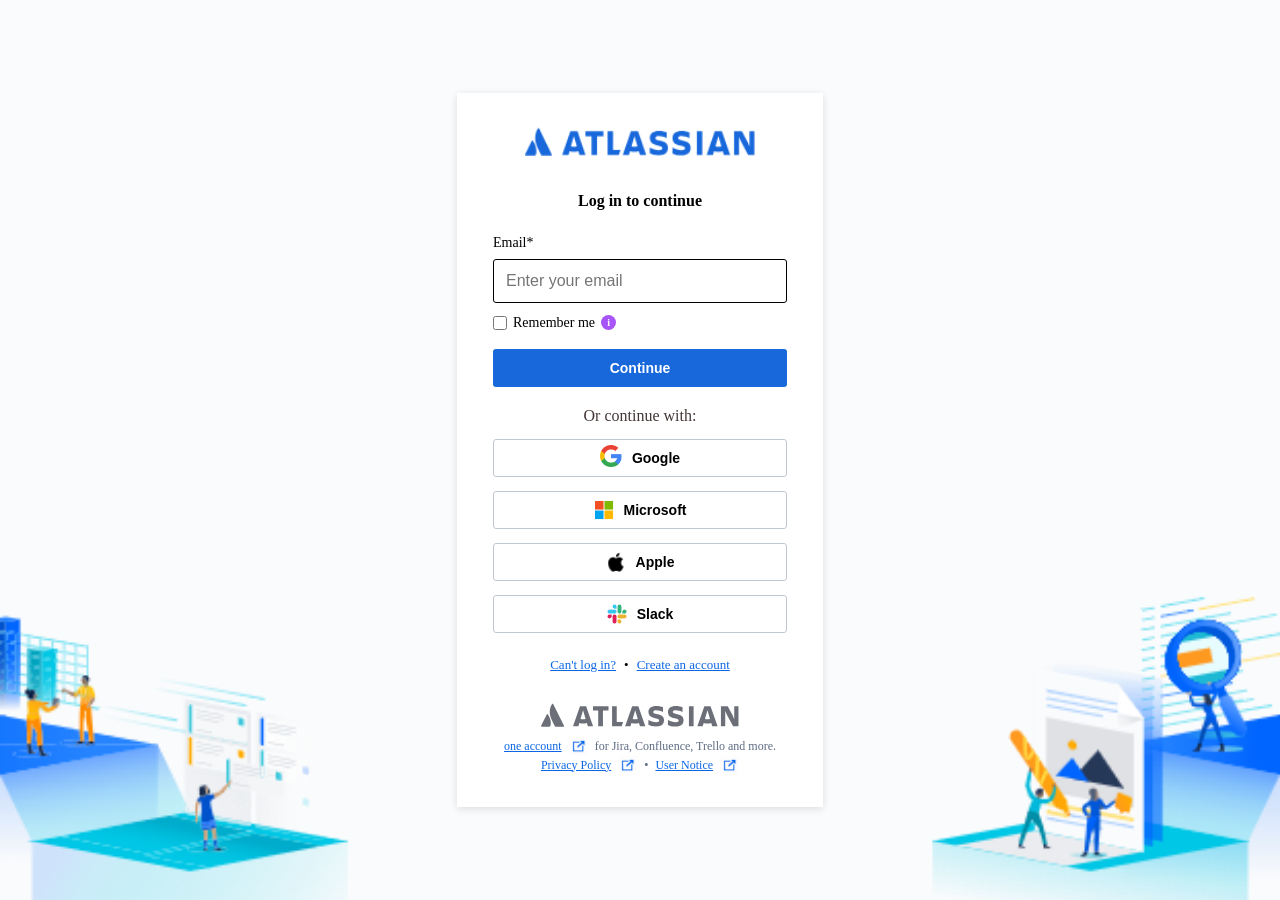
<file: otherhtmlpages/contact us.html>
<!DOCTYPE html>
<html lang="en">
<head>
    <meta charset="UTF-8">
    <meta name="viewport" content="width=device-width, initial-scale=1.0">
    <link rel="stylesheet" href="../othercsspages/contact us.css">
    <title>Contact us</title>
</head>
<body>
    

    <main class="login-page">

         <img class="login-background" src="../images/background right.png" alt="">
         <img class="login-background-right" src="../images/backgroung left.png" alt="">

         <div class="login-card">

             <div class="login-container">

                <div class="logo">
                      <img src="../images/logo.png" alt="">
                </div>

                <h2 class="login-title">Log in to continue</h2>

                <div class="email-section">

                    <label for="email">Email*</label>

                    <input type="email" id="email" name="email" placeholder="Enter your email">

                </div>

                <div class="remember-me">

                    <input type="checkbox" id="remember">

                    <label for="remember">Remember me</label>

                    <span class="info-icon">i</span>

                </div>

                <button type="button" class="continue-btn">Continue</button>

                <p class="continue-text">Or continue with:</p>

                <button type="button" class="social-btn google-btn">
                       <span class="google-icon"><img src="../images/imgi_1_google-logo.5462b711.png" alt="Google"></span>
                       <span>Google</span>
                </button>

                <button type="button" class="social-btn microsoft-btn">
                       <img src="../images/imgi_2_microsoft-logo.c73d8dca.png" alt="Microsoft">
                       <span>Microsoft</span>
                </button>

                <button type="button" class="social-btn apple-btn">
                       <img src="../images/imgi_3_apple-logo.23825a4f.png" alt="Apple">
                       <span>Apple</span>
                </button>

                 <button type="button" class="social-btn slack-btn">
                       <img src="../images/imgi_4_slack-logo.9621bf1a.png" alt="Slack">
                       <span>Slack</span>
                </button>

                <div class="account-links">

                    <a href="#">Can't log in?</a>

                    <span>•</span>

                    <a href="#">Create an account</a>

                </div>

                <div class="login-footer">

                    <img src="../images/logo gray.png" alt="">

                    <div class="footer-links">
                        <a href="#">one account</a>
                        <img class="external-icon" src="../images/box arrow.png" alt="" width="19px">
                        <span>for Jira, Confluence, Trello and more.</span>
                    </div>
                      
                    <div class="privacy-links">
                        <a href="#">Privacy Policy</a>
                        <img class="external-icon" src="../images/box arrow.png" alt="" width="19px">
                        <span>•</span>
                        <a href="#">User Notice</a>
                        <img class="external-icon" src="../images/box arrow.png" alt="" width="19px">
                    </div>

                </div>

             </div>
         </div>
    </main>
</body>
</html>
</file>
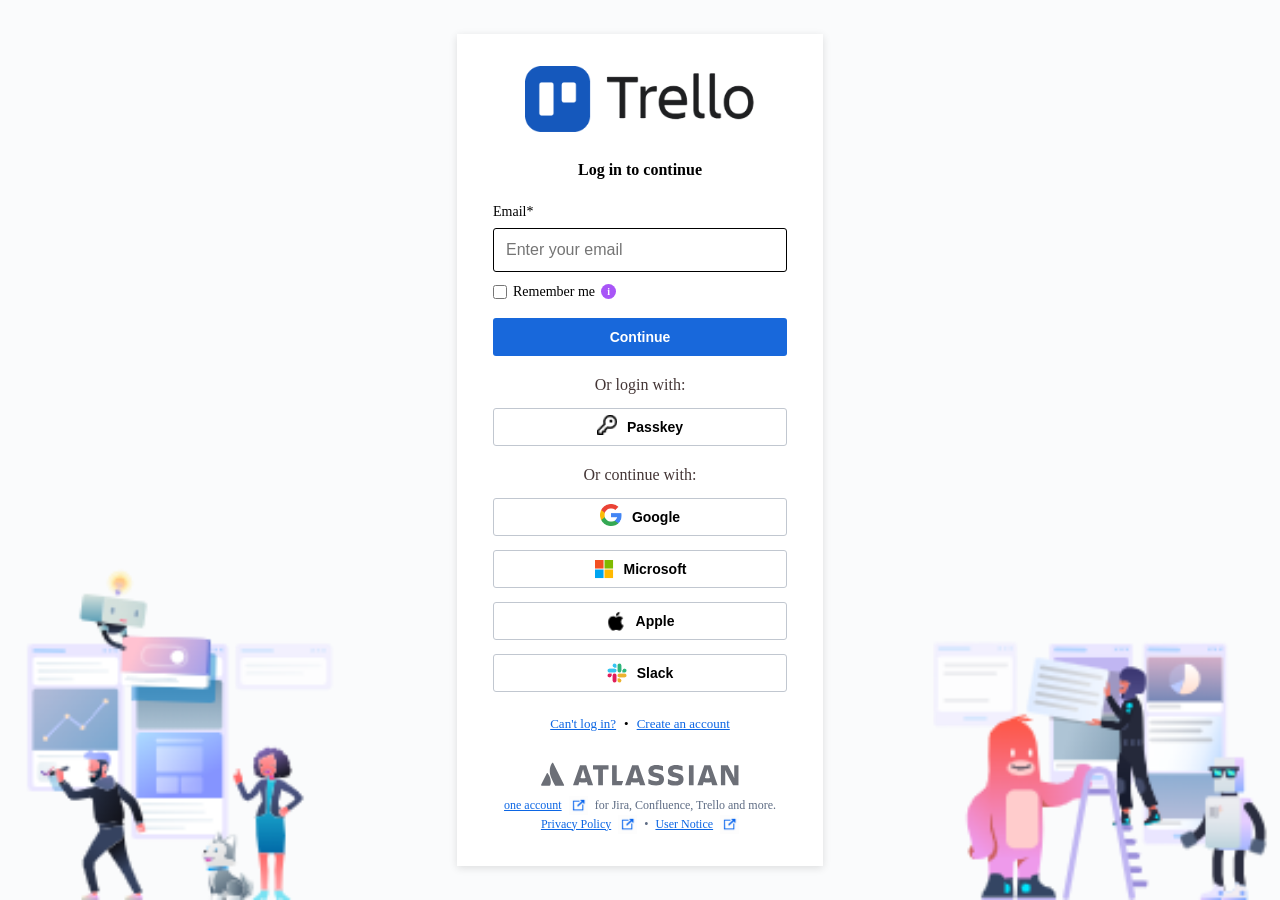
<file: otherhtmlpages/login.html>
<!DOCTYPE html>
<html lang="en">
<head>
    <meta charset="UTF-8">
    <meta name="viewport" content="width=device-width, initial-scale=1.0">
    <link rel="stylesheet" href="../othercsspages/login.css">
    <title>Login</title>
</head>
<body>
    

    <main class="login-page">

         <img class="login-background" src="../images/imgi_13_trello-left.fd2ac4a6.png" alt="">
         <img class="login-background-right" src="../images/imgi_14_trello-right.8236b2f3.png" alt="">

         <div class="login-card">

             <div class="login-container">

                <div class="logo">
                      <img src="../images/login logo.png" alt="">
                </div>

                <h2 class="login-title">Log in to continue</h2>

                <div class="email-section">

                    <label for="email">Email*</label>

                    <input type="email" id="email" name="email" placeholder="Enter your email">

                </div>

                <div class="remember-me">

                    <input type="checkbox" id="remember">

                    <label for="remember">Remember me</label>

                    <span class="info-icon">i</span>

                </div>

                <button type="button" class="continue-btn">Continue</button>

                <p class="continue-text">Or login with:</p>

                <button type="button" class="social-btn passkey-btn">
                       <span class="passkey-icon"><img src="../images/imgi_1_key-logo.6d28e5f0.png" alt="Passkey"></span>
                       <span>Passkey</span>
                </button>

                <p class="continue-text">Or continue with:</p>

                <button type="button" class="social-btn google-btn">
                       <span class="google-icon"><img src="../images/imgi_1_google-logo.5462b711.png" alt="Google"></span>
                       <span>Google</span>
                </button>

                <button type="button" class="social-btn microsoft-btn">
                       <img src="../images/imgi_2_microsoft-logo.c73d8dca.png" alt="Microsoft">
                       <span>Microsoft</span>
                </button>

                <button type="button" class="social-btn apple-btn">
                       <img src="../images/imgi_3_apple-logo.23825a4f.png" alt="Apple">
                       <span>Apple</span>
                </button>

                 <button type="button" class="social-btn slack-btn">
                       <img src="../images/imgi_4_slack-logo.9621bf1a.png" alt="Slack">
                       <span>Slack</span>
                </button>

                <div class="account-links">

                    <a href="#">Can't log in?</a>

                    <span>•</span>

                    <a href="#">Create an account</a>

                </div>

                <div class="login-footer">

                    <img src="../images/logo gray.png" alt="">

                    <div class="footer-links">
                        <a href="#">one account</a>
                        <img class="external-icon" src="../images/box arrow.png" alt="" width="19px">
                        <span>for Jira, Confluence, Trello and more.</span>
                    </div>
                      
                    <div class="privacy-links">
                        <a href="#">Privacy Policy</a>
                        <img class="external-icon" src="../images/box arrow.png" alt="" width="19px">
                        <span>•</span>
                        <a href="#">User Notice</a>
                        <img class="external-icon" src="../images/box arrow.png" alt="" width="19px">
                    </div>

                </div>

             </div>
         </div>
    </main>
</body>
</html>
</file>
<file: othercsspages/contact us.css>
*{
    margin: 0;
    padding: 0;
    box-sizing: border-box;
}

body {
    margin: 0;
    background-color: #fafbfc;
}

.login-page {
    min-height: 100vh;
    width: 100%;
    position: relative;
    display: flex;
    justify-content: center;
    align-items: center;
    overflow: hidden;
}

.login-background {
    position: absolute;
    left: 0;
    bottom: 0;
    width: 360px;
    height: auto;
    z-index: 0;
}

.login-background-right {
    position: absolute;
    right: 0;
    bottom: 0;
    width: 360px;
    height: auto;
    z-index: 0;
}

.login-card {
    position: relative;
    z-index: 1;
    width: 366px;
    margin-top: 0;
    padding: 32px 36px;
    background-color: white;
    box-shadow: 0 2px 8px rgba(0, 0, 0, 0.12);
}

.login-container {
    width: 100%;
}

.logo {
    text-align: center;
}

.logo img {
    width: 230px;
}

.login-title {
    text-align: center;
    font-size: 16px;
    margin-top: 25px;
    margin-bottom: 25px;
}

.email-section {
    margin-top: 10px;
}

.email-section label {
    display: block;
    font-size: 14px;
    margin-bottom: 8px;
}

.email-section input {
    width: 100%;
    height: 44px;
    border: 1px solid black;
    border-radius: 3px;
    padding: 0 12px;
    font-size: 16px;
    box-sizing: border-box;
}

.remember-me {
    display: flex;
    align-items: center;
    gap: 6px;
    margin-top: 12px;
    white-space: nowrap;
}

.remember-me input {
    width: 14px;
    height: 14px;
    margin: 0;
    flex-shrink: 0;
}

.remember-me label {
    font-size: 14px;
    margin: 0;
}

.info-icon {
    display: flex;
    align-items: center;
    justify-content: center;
    width: 15px;
    height: 15px;
    border-radius: 50%;
    background-color: #a855f7;
    color: white;
    font-size: 10px;
    font-weight: bold;
}

.continue-btn {
    width: 100%;
    height: 38px;
    margin-top: 18px;
    border: none;
    border-radius: 3px;
    background-color: #1868db;
    color: white;
    font-size: 14px;
    font-weight: bold;
    cursor: pointer;
}

.continue-text {
    text-align: center;
    margin-top: 20px;
    margin-bottom: 14px;
    font-size: 16px;
    color: rgb(68, 54, 54);
}

.social-btn {
    width: 100%;
    height: 38px;
    background-color: white;
    border: 1px solid #c1c7d0;
    border-radius: 3px;
    display: flex;
    align-items: center;
    justify-content: center;
    gap: 10px;
    font-size: 14px;
    font-weight: bold;
    cursor: pointer;
}

.google-btn img {
    width: 22px;
    height: 22px;
    object-fit: contain;
}

.microsoft-btn {
    margin-top: 14px;
}

.microsoft-btn img {
    width: 20px;
    height: 20px;
    object-fit: contain;
}

.apple-btn {
    margin-top: 14px;
}

.apple-btn img {
    width: 20px;
    height: 20px;
    object-fit: contain;
}

.slack-btn {
    margin-top: 14px;
}

.slack-btn img {
    width: 20px;
    height: 20px;
    object-fit: contain;
}

.account-links {
    display: flex;
    justify-content: center;
    align-items: center;
    gap: 8px;
    margin-top: 24px;
    font-size: 13px;
}

.account-links a {
    color: #0c66e4;
    text-decoration: underline;
}

.account-links a:hover {
    color: #0055b8;
}

.login-footer {
    text-align: center;
    margin-top: 28px;
    font-size: 12px;
    color: #5e6c84;
}

.footer-links {
    display: flex;
    justify-content: center;
    align-items: center;
    gap: 7px;
}

.footer-links a {
    color: #0c66e4;
    text-decoration: underline;
}

.privacy-links {
    display: flex;
    justify-content: center;
    align-items: center;
    gap: 7px;
    font-size: 12px;
}

.privacy-links a {
    color: #0c66e4;
    text-decoration: underline;
}

.privacy-links {
    display: flex;
    justify-content: center;
    align-items: center;
    gap: 7px;
    font-size: 12px;
}

.privacy-links a {
    color: #0c66e4;
    text-decoration: underline;
}

@media (max-width: 1000px) {

    .login-background {
        width: 280px;
    }
    .login-background-right {
        width: 280px;
    }

}

@media (max-width: 800px) {

    .login-background {
        width: 220px;
    }
    .login-background-right {
        width: 220px;
    }

}

@media (max-width: 600px) {
    .login-background,
    .login-background-right {
    display: none;
    }

}
</file>
<file: othercsspages/login.css>
*{
    margin: 0;
    padding: 0;
    box-sizing: border-box;
}

body {
    margin: 0;
    background-color: #fafbfc;
}

.login-page {
    min-height: 100vh;
    width: 100%;
    position: relative;
    display: flex;
    justify-content: center;
    align-items: center;
    overflow: hidden;
}

.login-background {
    position: absolute;
    left: 0;
    bottom: 0;
    width: 360px;
    height: auto;
    z-index: 0;
}

.login-background-right {
    position: absolute;
    right: 0;
    bottom: 0;
    width: 360px;
    height: auto;
    z-index: 0;
}

.login-card {
    position: relative;
    z-index: 1;
    width: 366px;
    margin-top: 0;
    padding: 32px 36px;
    background-color: white;
    box-shadow: 0 2px 8px rgba(0, 0, 0, 0.12);
}

.login-container {
    width: 100%;
}

.logo {
    text-align: center;
}

.logo img {
    width: 230px;
}

.login-title {
    text-align: center;
    font-size: 16px;
    margin-top: 25px;
    margin-bottom: 25px;
}

.email-section {
    margin-top: 10px;
}

.email-section label {
    display: block;
    font-size: 14px;
    margin-bottom: 8px;
}

.email-section input {
    width: 100%;
    height: 44px;
    border: 1px solid black;
    border-radius: 3px;
    padding: 0 12px;
    font-size: 16px;
    box-sizing: border-box;
}

.remember-me {
    display: flex;
    align-items: center;
    gap: 6px;
    margin-top: 12px;
    white-space: nowrap;
}

.remember-me input {
    width: 14px;
    height: 14px;
    margin: 0;
    flex-shrink: 0;
}

.remember-me label {
    font-size: 14px;
    margin: 0;
}

.info-icon {
    display: flex;
    align-items: center;
    justify-content: center;
    width: 15px;
    height: 15px;
    border-radius: 50%;
    background-color: #a855f7;
    color: white;
    font-size: 10px;
    font-weight: bold;
}

.continue-btn {
    width: 100%;
    height: 38px;
    margin-top: 18px;
    border: none;
    border-radius: 3px;
    background-color: #1868db;
    color: white;
    font-size: 14px;
    font-weight: bold;
    cursor: pointer;
}

.continue-text {
    text-align: center;
    margin-top: 20px;
    margin-bottom: 14px;
    font-size: 16px;
    color: rgb(68, 54, 54);
}

.social-btn {
    width: 100%;
    height: 38px;
    background-color: white;
    border: 1px solid #c1c7d0;
    border-radius: 3px;
    display: flex;
    align-items: center;
    justify-content: center;
    gap: 10px;
    font-size: 14px;
    font-weight: bold;
    cursor: pointer;
}

.google-btn img {
    width: 22px;
    height: 22px;
    object-fit: contain;
}

.microsoft-btn {
    margin-top: 14px;
}

.microsoft-btn img {
    width: 20px;
    height: 20px;
    object-fit: contain;
}

.apple-btn {
    margin-top: 14px;
}

.apple-btn img {
    width: 20px;
    height: 20px;
    object-fit: contain;
}

.slack-btn {
    margin-top: 14px;
}

.slack-btn img {
    width: 20px;
    height: 20px;
    object-fit: contain;
}

.passkey-btn {
    margin-top: 14px;
}

.passkey-btn img {
    width: 20px;
    height: 20px;
    object-fit: contain;
}

.account-links {
    display: flex;
    justify-content: center;
    align-items: center;
    gap: 8px;
    margin-top: 24px;
    font-size: 13px;
}

.account-links a {
    color: #0c66e4;
    text-decoration: underline;
}

.account-links a:hover {
    color: #0055b8;
}

.login-footer {
    text-align: center;
    margin-top: 28px;
    font-size: 12px;
    color: #5e6c84;
}

.footer-links {
    display: flex;
    justify-content: center;
    align-items: center;
    gap: 7px;
}

.footer-links a {
    color: #0c66e4;
    text-decoration: underline;
}

.privacy-links {
    display: flex;
    justify-content: center;
    align-items: center;
    gap: 7px;
    font-size: 12px;
}

.privacy-links a {
    color: #0c66e4;
    text-decoration: underline;
}

.privacy-links {
    display: flex;
    justify-content: center;
    align-items: center;
    gap: 7px;
    font-size: 12px;
}

.privacy-links a {
    color: #0c66e4;
    text-decoration: underline;
}

@media (max-width: 1000px) {

    .login-background {
        width: 280px;
    }
    .login-background-right {
        width: 280px;
    }

}

@media (max-width: 800px) {

    .login-background {
        width: 220px;
    }
    .login-background-right {
        width: 220px;
    }

}

@media (max-width: 600px) {
    .login-background,
    .login-background-right {
    display: none;
    }

}
</file>
